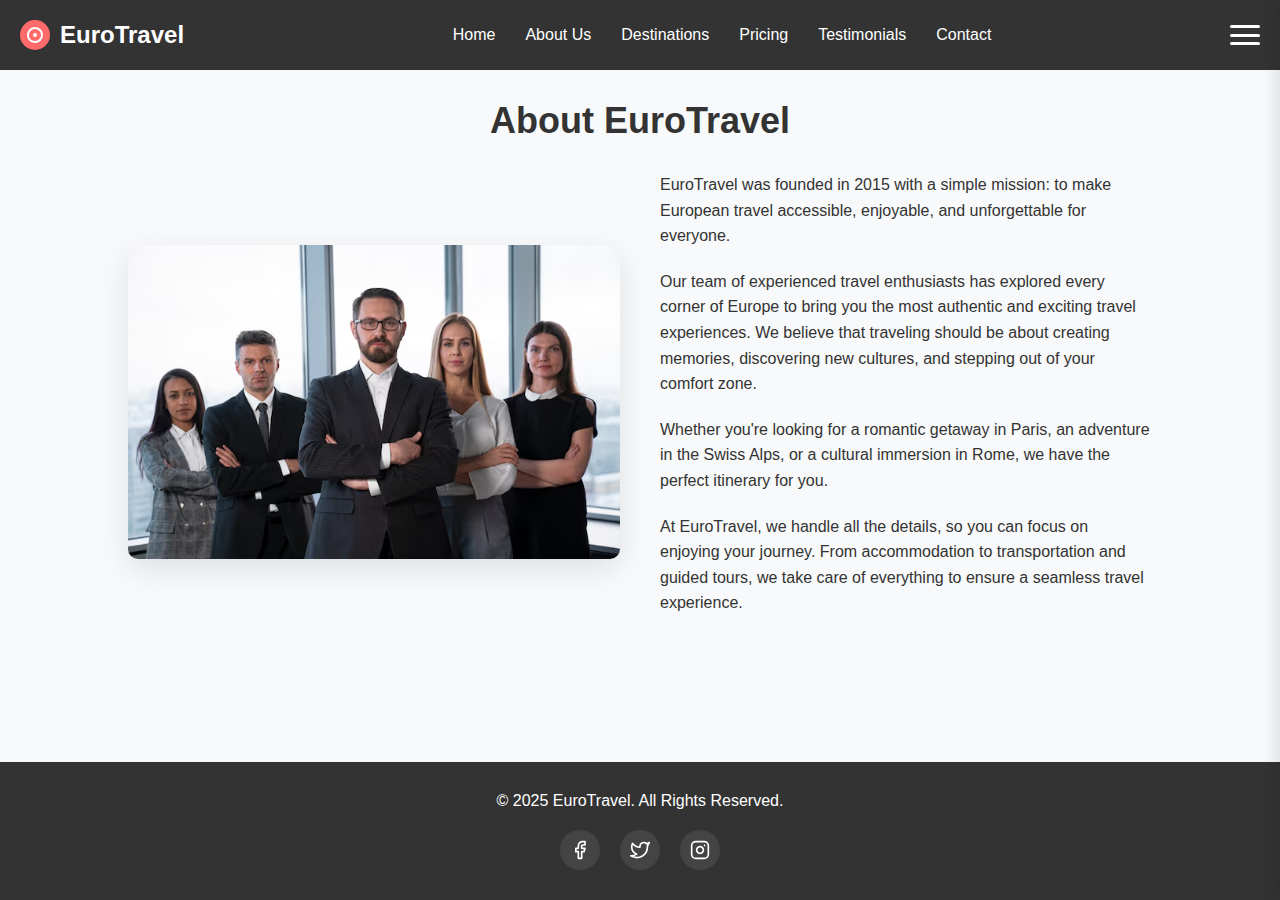
<file: eurotravel/about.html>
<!DOCTYPE html>
<html lang="en">
<head>
    <meta charset="UTF-8">
    <meta name="viewport" content="width=device-width, initial-scale=1.0">
    <title>About Us - EuroTravel</title>
    <link rel="stylesheet" href="css/style.css">
</head>
<body>
    <!-- Navigation -->
    <nav class="navbar navbar-dark">
        <div class="logo">
            <svg width="30" height="30" viewBox="0 0 30 30" fill="none" xmlns="http://www.w3.org/2000/svg">
                <circle cx="15" cy="15" r="15" fill="#FF6B6B"/>
                <path d="M8 15C8 11.134 11.134 8 15 8C18.866 8 22 11.134 22 15C22 18.866 18.866 22 15 22" stroke="white" stroke-width="2" stroke-linecap="round"/>
                <path d="M15 22C15 22 8 22 8 15" stroke="white" stroke-width="2" stroke-linecap="round"/>
                <circle cx="15" cy="15" r="2" fill="white"/>
            </svg>
            <span>EuroTravel</span>
        </div>

        <div class="desktop-menu">
            <ul>
                <li><a href="index.html">Home</a></li>
                <li><a href="about.html">About Us</a></li>
                <li><a href="destinations.html">Destinations</a></li>
                <li><a href="pricing.html">Pricing</a></li>
                <li><a href="testimonials.html">Testimonials</a></li>
                <li><a href="contact.html">Contact</a></li>
            </ul>
        </div>
        
        <div class="hamburger">
            <span></span>
            <span></span>
            <span></span>
        </div>
    </nav>

    <div class="menu">
        <ul>
            <li><a href="index.html">Home</a></li>
            <li><a href="about.html">About Us</a></li>
            <li><a href="destinations.html">Destinations</a></li>
            <li><a href="pricing.html">Pricing</a></li>
            <li><a href="testimonials.html">Testimonials</a></li>
            <li><a href="contact.html">Contact</a></li>
        </ul>
    </div>

    <div class="overlay"></div>

    <!-- About content -->
    <section class="page about-page">
        <h2>About EuroTravel</h2>
        <div class="about-content">
            <div class="about-img">
                <img src="assets/eurotravel.jpg" alt="EuroTravel Team">
            </div>
            <div class="about-text">
                <p>EuroTravel was founded in 2015 with a simple mission: to make European travel accessible, enjoyable, and unforgettable for everyone.</p>
                <p>Our team of experienced travel enthusiasts has explored every corner of Europe to bring you the most authentic and exciting travel experiences. We believe that traveling should be about creating memories, discovering new cultures, and stepping out of your comfort zone.</p>
                <p>Whether you're looking for a romantic getaway in Paris, an adventure in the Swiss Alps, or a cultural immersion in Rome, we have the perfect itinerary for you.</p>
                <p>At EuroTravel, we handle all the details, so you can focus on enjoying your journey. From accommodation to transportation and guided tours, we take care of everything to ensure a seamless travel experience.</p>
            </div>
        </div>
    </section>

    <!-- Footer -->
    <footer>
        <p>&copy; 2025 EuroTravel. All Rights Reserved.</p>
        <div class="social-links">
            <a href="#"><svg width="20" height="20" viewBox="0 0 24 24" fill="none" xmlns="http://www.w3.org/2000/svg"><path d="M18 2H15C13.6739 2 12.4021 2.52678 11.4645 3.46447C10.5268 4.40215 10 5.67392 10 7V10H7V14H10V22H14V14H17L18 10H14V7C14 6.73478 14.1054 6.48043 14.2929 6.29289C14.4804 6.10536 14.7348 6 15 6H18V2Z" stroke="white" stroke-width="2" stroke-linecap="round" stroke-linejoin="round"/></svg></a>
            <a href="#"><svg width="20" height="20" viewBox="0 0 24 24" fill="none" xmlns="http://www.w3.org/2000/svg"><path d="M23 3.00005C22.0424 3.67552 20.9821 4.19216 19.86 4.53005C19.2577 3.83756 18.4573 3.34674 17.567 3.12397C16.6767 2.90121 15.7395 2.95724 14.8821 3.2845C14.0247 3.61176 13.2884 4.19445 12.773 4.95376C12.2575 5.71308 11.9877 6.61238 12 7.53005V8.53005C10.2426 8.57561 8.50127 8.18586 6.93101 7.39549C5.36074 6.60513 4.01032 5.43868 3 4.00005C3 4.00005 -1 13 8 17C5.94053 18.398 3.48716 19.099 1 19C10 24 21 19 21 7.50005C20.9991 7.2215 20.9723 6.94364 20.92 6.67005C21.9406 5.66354 22.6608 4.39276 23 3.00005Z" stroke="white" stroke-width="2" stroke-linecap="round" stroke-linejoin="round"/></svg></a>
            <a href="#"><svg width="20" height="20" viewBox="0 0 24 24" fill="none" xmlns="http://www.w3.org/2000/svg"><path d="M17 2H7C4.23858 2 2 4.23858 2 7V17C2 19.7614 4.23858 22 7 22H17C19.7614 22 22 19.7614 22 17V7C22 4.23858 19.7614 2 17 2Z" stroke="white" stroke-width="2" stroke-linecap="round" stroke-linejoin="round"/><path d="M16 11.37C16.1234 12.2022 15.9813 13.0522 15.5938 13.799C15.2063 14.5458 14.5931 15.1514 13.8416 15.5297C13.0901 15.9079 12.2384 16.0396 11.4078 15.9059C10.5771 15.7723 9.80976 15.3801 9.21484 14.7852C8.61991 14.1902 8.22773 13.4229 8.09406 12.5922C7.9604 11.7615 8.09206 10.9099 8.47032 10.1584C8.84858 9.40685 9.45418 8.79374 10.201 8.40624C10.9478 8.01874 11.7978 7.87659 12.63 8C13.4789 8.12588 14.2648 8.52146 14.8717 9.1283C15.4785 9.73515 15.8741 10.5211 16 11.37Z" stroke="white" stroke-width="2" stroke-linecap="round" stroke-linejoin="round"/><path d="M17.5 6.5H17.51" stroke="white" stroke-width="2" stroke-linecap="round" stroke-linejoin="round"/></svg></a>
        </div>
    </footer>

    <script src="js/script.js"></script>
</body>
</html>
</file>
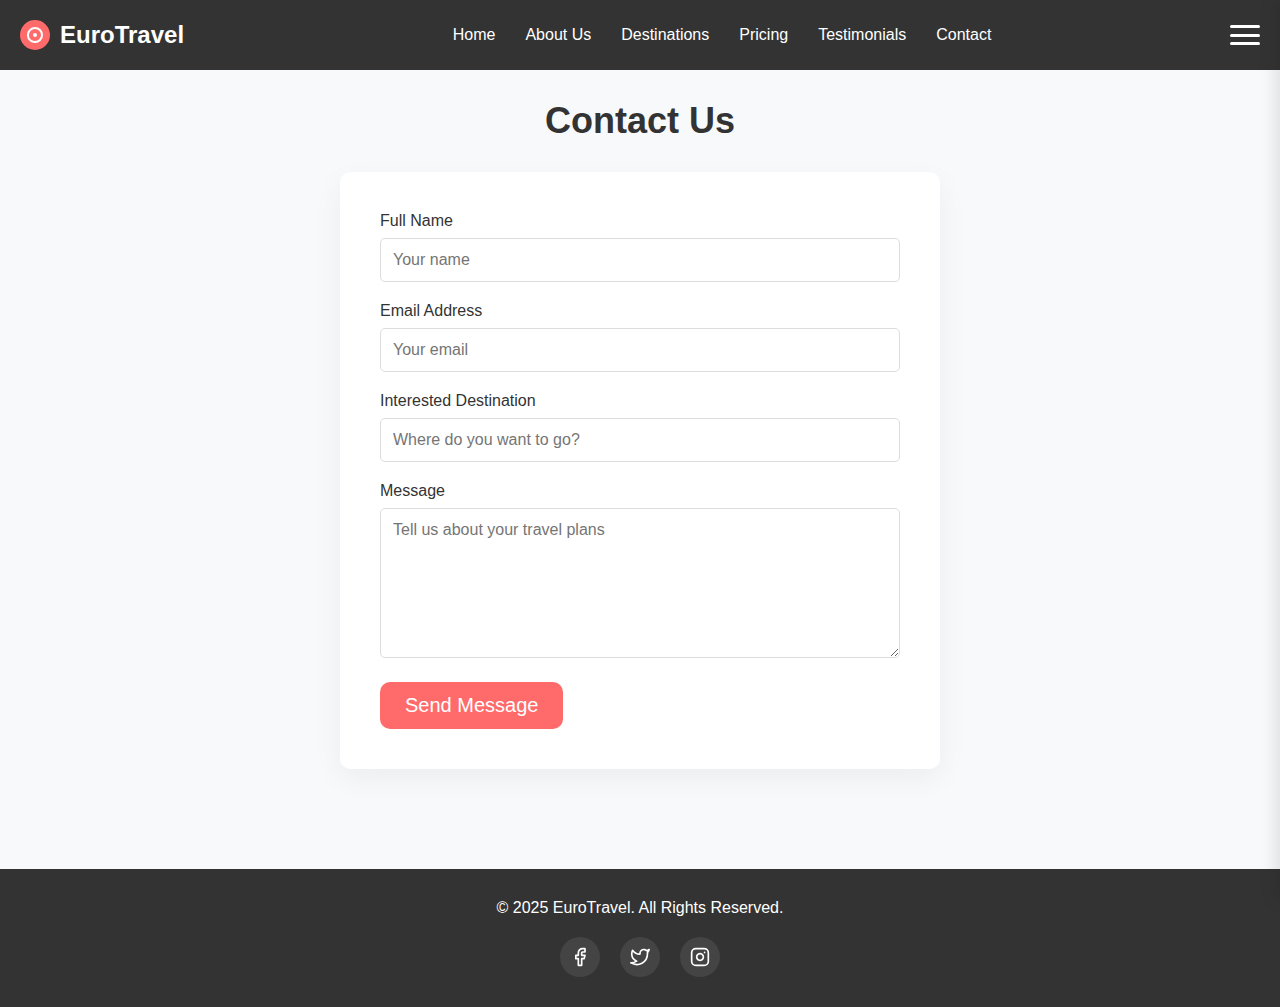
<file: eurotravel/contact.html>
<!DOCTYPE html>
<html lang="en">
<head>
    <meta charset="UTF-8">
    <meta name="viewport" content="width=device-width, initial-scale=1.0">
    <title>Contact Us - EuroTravel</title>
    <link rel="stylesheet" href="css/style.css">
</head>
<body>
    <!-- Navigation -->
    <nav class="navbar navbar-dark">
        <div class="logo">
            <svg width="30" height="30" viewBox="0 0 30 30" fill="none" xmlns="http://www.w3.org/2000/svg">
                <circle cx="15" cy="15" r="15" fill="#FF6B6B"/>
                <path d="M8 15C8 11.134 11.134 8 15 8C18.866 8 22 11.134 22 15C22 18.866 18.866 22 15 22" stroke="white" stroke-width="2" stroke-linecap="round"/>
                <path d="M15 22C15 22 8 22 8 15" stroke="white" stroke-width="2" stroke-linecap="round"/>
                <circle cx="15" cy="15" r="2" fill="white"/>
            </svg>
            <span>EuroTravel</span>
        </div>

        <div class="desktop-menu">
            <ul>
                <li><a href="index.html">Home</a></li>
                <li><a href="about.html">About Us</a></li>
                <li><a href="destinations.html">Destinations</a></li>
                <li><a href="pricing.html">Pricing</a></li>
                <li><a href="testimonials.html">Testimonials</a></li>
                <li><a href="contact.html">Contact</a></li>
            </ul>
        </div>
        
        <div class="hamburger">
            <span></span>
            <span></span>
            <span></span>
        </div>
    </nav>

    <div class="menu">
        <ul>
            <li><a href="index.html">Home</a></li>
            <li><a href="about.html">About Us</a></li>
            <li><a href="destinations.html">Destinations</a></li>
            <li><a href="pricing.html">Pricing</a></li>
            <li><a href="testimonials.html">Testimonials</a></li>
            <li><a href="contact.html">Contact</a></li>
        </ul>
    </div>

    <div class="overlay"></div>

    <!-- Contact content -->
    <section class="page contact-page">
        <h2>Contact Us</h2>
        <div class="contact-form">
            <div class="form-group">
                <label for="name">Full Name</label>
                <input type="text" id="name" placeholder="Your name">
            </div>
            
            <div class="form-group">
                <label for="email">Email Address</label>
                <input type="email" id="email" placeholder="Your email">
            </div>
            
            <div class="form-group">
                <label for="destination">Interested Destination</label>
                <input type="text" id="destination" placeholder="Where do you want to go?">
            </div>
            
            <div class="form-group">
                <label for="message">Message</label>
                <textarea id="message" placeholder="Tell us about your travel plans"></textarea>
            </div>
            
            <button class="submit-btn" id="contact-submit">Send Message</button>
        </div>
    </section>

    <!-- Footer -->
    <footer>
        <p>&copy; 2025 EuroTravel. All Rights Reserved.</p>
        <div class="social-links">
            <a href="#"><svg width="20" height="20" viewBox="0 0 24 24" fill="none" xmlns="http://www.w3.org/2000/svg"><path d="M18 2H15C13.6739 2 12.4021 2.52678 11.4645 3.46447C10.5268 4.40215 10 5.67392 10 7V10H7V14H10V22H14V14H17L18 10H14V7C14 6.73478 14.1054 6.48043 14.2929 6.29289C14.4804 6.10536 14.7348 6 15 6H18V2Z" stroke="white" stroke-width="2" stroke-linecap="round" stroke-linejoin="round"/></svg></a>
            <a href="#"><svg width="20" height="20" viewBox="0 0 24 24" fill="none" xmlns="http://www.w3.org/2000/svg"><path d="M23 3.00005C22.0424 3.67552 20.9821 4.19216 19.86 4.53005C19.2577 3.83756 18.4573 3.34674 17.567 3.12397C16.6767 2.90121 15.7395 2.95724 14.8821 3.2845C14.0247 3.61176 13.2884 4.19445 12.773 4.95376C12.2575 5.71308 11.9877 6.61238 12 7.53005V8.53005C10.2426 8.57561 8.50127 8.18586 6.93101 7.39549C5.36074 6.60513 4.01032 5.43868 3 4.00005C3 4.00005 -1 13 8 17C5.94053 18.398 3.48716 19.099 1 19C10 24 21 19 21 7.50005C20.9991 7.2215 20.9723 6.94364 20.92 6.67005C21.9406 5.66354 22.6608 4.39276 23 3.00005Z" stroke="white" stroke-width="2" stroke-linecap="round" stroke-linejoin="round"/></svg></a>
            <a href="#"><svg width="20" height="20" viewBox="0 0 24 24" fill="none" xmlns="http://www.w3.org/2000/svg"><path d="M17 2H7C4.23858 2 2 4.23858 2 7V17C2 19.7614 4.23858 22 7 22H17C19.7614 22 22 19.7614 22 17V7C22 4.23858 19.7614 2 17 2Z" stroke="white" stroke-width="2" stroke-linecap="round" stroke-linejoin="round"/><path d="M16 11.37C16.1234 12.2022 15.9813 13.0522 15.5938 13.799C15.2063 14.5458 14.5931 15.1514 13.8416 15.5297C13.0901 15.9079 12.2384 16.0396 11.4078 15.9059C10.5771 15.7723 9.80976 15.3801 9.21484 14.7852C8.61991 14.1902 8.22773 13.4229 8.09406 12.5922C7.9604 11.7615 8.09206 10.9099 8.47032 10.1584C8.84858 9.40685 9.45418 8.79374 10.201 8.40624C10.9478 8.01874 11.7978 7.87659 12.63 8C13.4789 8.12588 14.2648 8.52146 14.8717 9.1283C15.4785 9.73515 15.8741 10.5211 16 11.37Z" stroke="white" stroke-width="2" stroke-linecap="round" stroke-linejoin="round"/><path d="M17.5 6.5H17.51" stroke="white" stroke-width="2" stroke-linecap="round" stroke-linejoin="round"/></svg></a>
        </div>
    </footer>

    <script src="js/script.js"></script>
</body>
</html>
</file>
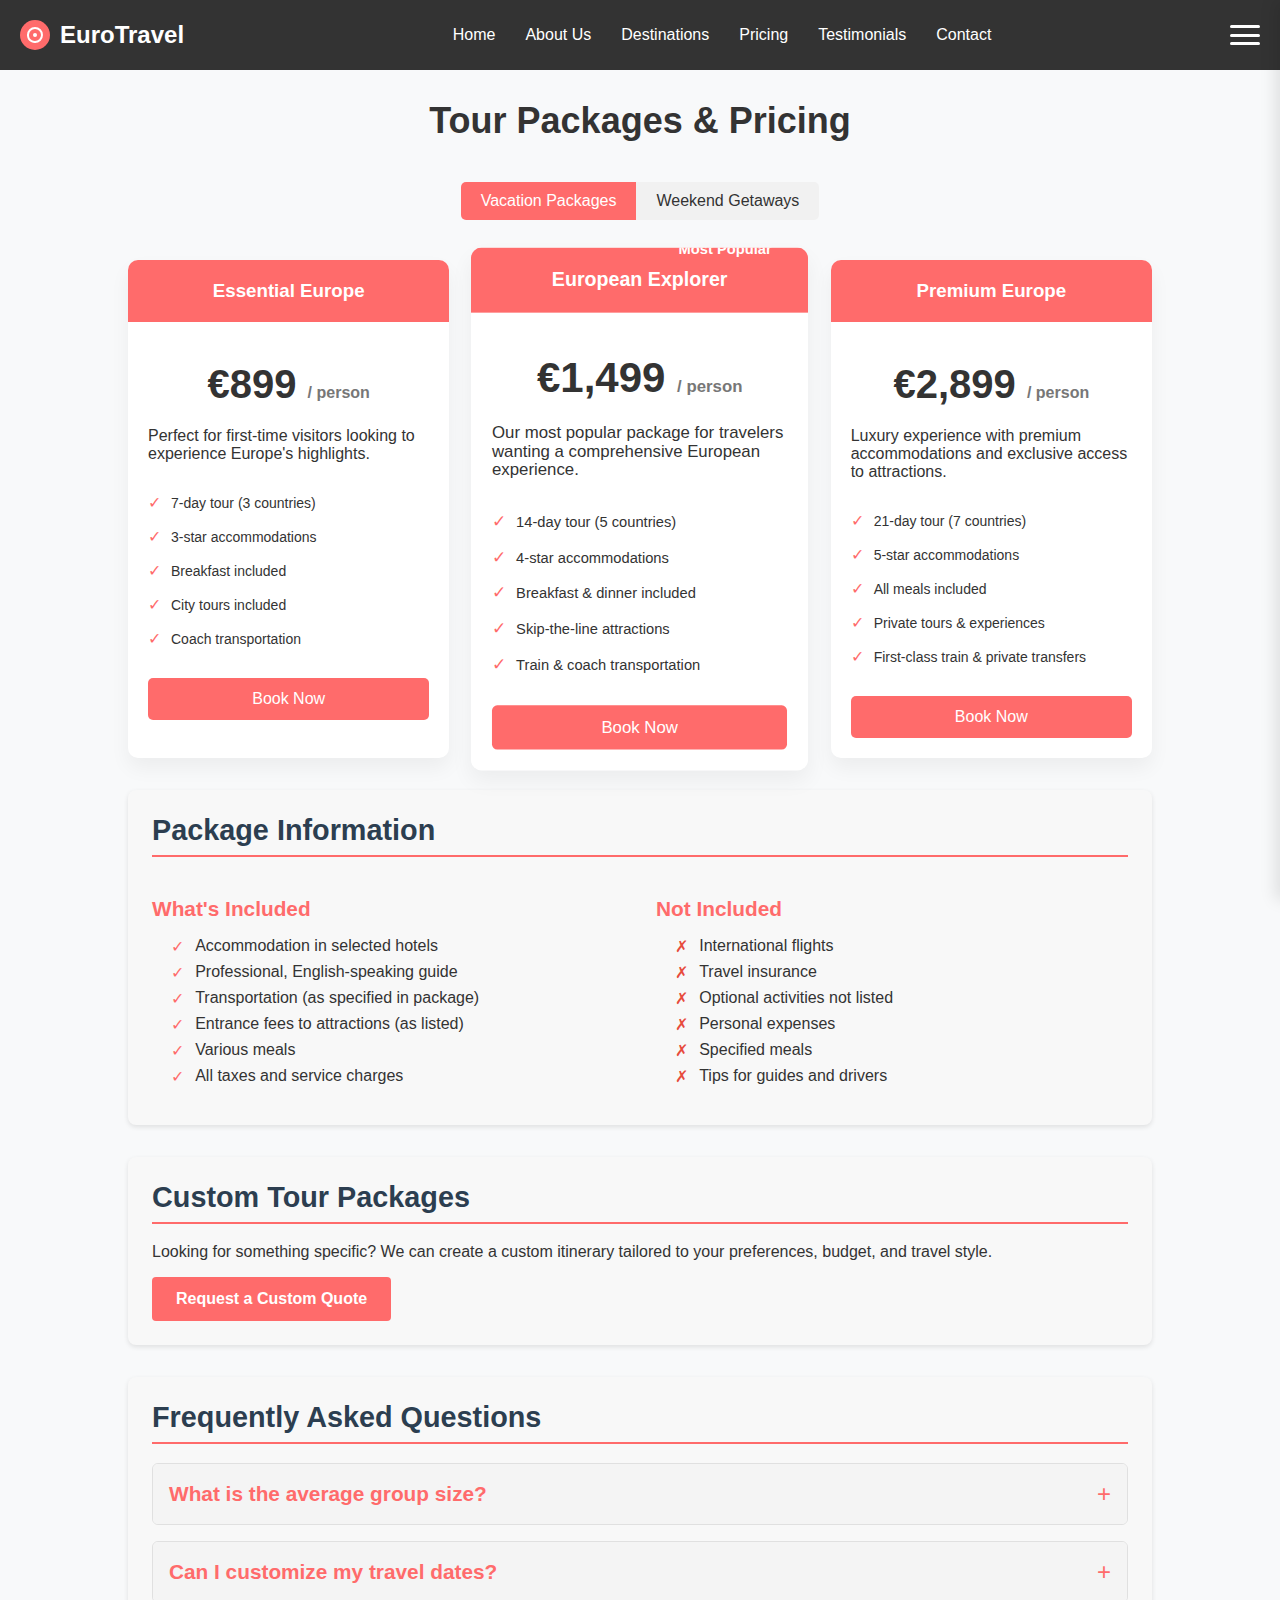
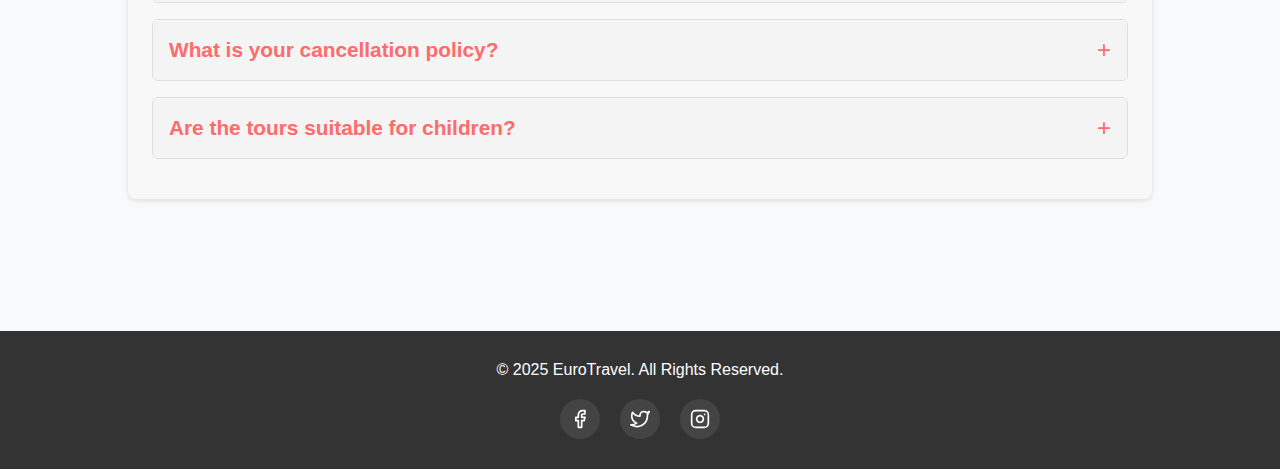
<file: eurotravel/pricing.html>
<!DOCTYPE html>
<html lang="en">
<head>
    <meta charset="UTF-8">
    <meta name="viewport" content="width=device-width, initial-scale=1.0">
    <title>Pricing - EuroTravel</title>
    <link rel="stylesheet" href="css/style.css">
</head>
<body>
    <!-- Navigation -->
    <nav class="navbar navbar-dark">
        <div class="logo">
            <svg width="30" height="30" viewBox="0 0 30 30" fill="none" xmlns="http://www.w3.org/2000/svg">
                <circle cx="15" cy="15" r="15" fill="#FF6B6B"/>
                <path d="M8 15C8 11.134 11.134 8 15 8C18.866 8 22 11.134 22 15C22 18.866 18.866 22 15 22" stroke="white" stroke-width="2" stroke-linecap="round"/>
                <path d="M15 22C15 22 8 22 8 15" stroke="white" stroke-width="2" stroke-linecap="round"/>
                <circle cx="15" cy="15" r="2" fill="white"/>
            </svg>
            <span>EuroTravel</span>
        </div>
        
        <!-- Desktop Navigation -->
        <div class="desktop-menu">
            <ul>
                <li><a href="index.html">Home</a></li>
                <li><a href="about.html">About Us</a></li>
                <li><a href="destinations.html">Destinations</a></li>
                <li><a href="pricing.html">Pricing</a></li>
                <li><a href="testimonials.html">Testimonials</a></li>
                <li><a href="contact.html">Contact</a></li>
            </ul>
        </div>
        
        <div class="hamburger">
            <span></span>
            <span></span>
            <span></span>
        </div>
    </nav>

    <div class="menu">
        <ul>
            <li><a href="index.html">Home</a></li>
            <li><a href="about.html">About Us</a></li>
            <li><a href="destinations.html">Destinations</a></li>
            <li><a href="pricing.html">Pricing</a></li>
            <li><a href="testimonials.html">Testimonials</a></li>
            <li><a href="contact.html">Contact</a></li>
        </ul>
    </div>

    <div class="overlay"></div>

    <!-- Pricing content -->
    <section class="page pricing-page">
        <h2>Tour Packages & Pricing</h2>
        
        <div class="pricing-section">
            <div class="pricing-tabs">
                <div class="pricing-tab active" data-target="vacation">Vacation Packages</div>
                <div class="pricing-tab" data-target="weekend">Weekend Getaways</div>
            </div>
            
            <div class="pricing-cards" id="vacation-packages">
                <div class="pricing-card">
                    <div class="pricing-card-header">
                        <h3>Essential Europe</h3>
                    </div>
                    <div class="pricing-card-body">
                        <div class="price">€899 <span>/ person</span></div>
                        <p>Perfect for first-time visitors looking to experience Europe's highlights.</p>
                        <div class="features">
                            <div class="feature">
                                <div class="feature-icon">✓</div>
                                <div class="feature-text">7-day tour (3 countries)</div>
                            </div>
                            <div class="feature">
                                <div class="feature-icon">✓</div>
                                <div class="feature-text">3-star accommodations</div>
                            </div>
                            <div class="feature">
                                <div class="feature-icon">✓</div>
                                <div class="feature-text">Breakfast included</div>
                            </div>
                            <div class="feature">
                                <div class="feature-icon">✓</div>
                                <div class="feature-text">City tours included</div>
                            </div>
                            <div class="feature">
                                <div class="feature-icon">✓</div>
                                <div class="feature-text">Coach transportation</div>
                            </div>
                        </div>
                        <a href="contact.html" class="book-btn">Book Now</a>
                    </div>
                </div>
                
                <div class="pricing-card">
                    <div class="pricing-card-header">
                        <h3>European Explorer</h3>
                    </div>
                    <div class="pricing-card-body">
                        <div class="price">€1,499 <span>/ person</span></div>
                        <p>Our most popular package for travelers wanting a comprehensive European experience.</p>
                        <div class="features">
                            <div class="feature">
                                <div class="feature-icon">✓</div>
                                <div class="feature-text">14-day tour (5 countries)</div>
                            </div>
                            <div class="feature">
                                <div class="feature-icon">✓</div>
                                <div class="feature-text">4-star accommodations</div>
                            </div>
                            <div class="feature">
                                <div class="feature-icon">✓</div>
                                <div class="feature-text">Breakfast & dinner included</div>
                            </div>
                            <div class="feature">
                                <div class="feature-icon">✓</div>
                                <div class="feature-text">Skip-the-line attractions</div>
                            </div>
                            <div class="feature">
                                <div class="feature-icon">✓</div>
                                <div class="feature-text">Train & coach transportation</div>
                            </div>
                        </div>
                        <a href="contact.html" class="book-btn">Book Now</a>
                    </div>
                </div>
                
                <div class="pricing-card">
                    <div class="pricing-card-header">
                        <h3>Premium Europe</h3>
                    </div>
                    <div class="pricing-card-body">
                        <div class="price">€2,899 <span>/ person</span></div>
                        <p>Luxury experience with premium accommodations and exclusive access to attractions.</p>
                        <div class="features">
                            <div class="feature">
                                <div class="feature-icon">✓</div>
                                <div class="feature-text">21-day tour (7 countries)</div>
                            </div>
                            <div class="feature">
                                <div class="feature-icon">✓</div>
                                <div class="feature-text">5-star accommodations</div>
                            </div>
                            <div class="feature">
                                <div class="feature-icon">✓</div>
                                <div class="feature-text">All meals included</div>
                            </div>
                            <div class="feature">
                                <div class="feature-icon">✓</div>
                                <div class="feature-text">Private tours & experiences</div>
                            </div>
                            <div class="feature">
                                <div class="feature-icon">✓</div>
                                <div class="feature-text">First-class train & private transfers</div>
                            </div>
                        </div>
                        <a href="contact.html" class="book-btn">Book Now</a>
                    </div>
                </div>
            </div>
            
            <div class="pricing-cards" id="weekend-packages" style="display: none;">
                <div class="pricing-card">
                    <div class="pricing-card-header">
                        <h3>Paris Weekend</h3>
                    </div>
                    <div class="pricing-card-body">
                        <div class="price">€399 <span>/ person</span></div>
                        <p>A romantic weekend in the City of Light.</p>
                        <div class="features">
                            <div class="feature">
                                <div class="feature-icon">✓</div>
                                <div class="feature-text">3 days/2 nights</div>
                            </div>
                            <div class="feature">
                                <div class="feature-icon">✓</div>
                                <div class="feature-text">4-star boutique hotel</div>
                            </div>
                            <div class="feature">
                                <div class="feature-icon">✓</div>
                                <div class="feature-text">Seine River cruise</div>
                            </div>
                            <div class="feature">
                                <div class="feature-icon">✓</div>
                                <div class="feature-text">Skip-the-line Eiffel Tower</div>
                            </div>
                            <div class="feature">
                                <div class="feature-icon">✓</div>
                                <div class="feature-text">Breakfast included</div>
                            </div>
                        </div>
                        <a href="contact.html" class="book-btn">Book Now</a>
                    </div>
                </div>
                
                <div class="pricing-card">
                    <div class="pricing-card-header">
                        <h3>Amsterdam Escape</h3>
                    </div>
                    <div class="pricing-card-body">
                        <div class="price">€349 <span>/ person</span></div>
                        <p>Explore the historic canals and vibrant culture of Amsterdam.</p>
                        <div class="features">
                            <div class="feature">
                                <div class="feature-icon">✓</div>
                                <div class="feature-text">3 days/2 nights</div>
                            </div>
                            <div class="feature">
                                <div class="feature-icon">✓</div>
                                <div class="feature-text">Canal-side hotel</div>
                            </div>
                            <div class="feature">
                                <div class="feature-icon">✓</div>
                                <div class="feature-text">Canal cruise</div>
                            </div>
                            <div class="feature">
                                <div class="feature-icon">✓</div>
                                <div class="feature-text">Van Gogh Museum entry</div>
                            </div>
                            <div class="feature">
                                <div class="feature-icon">✓</div>
                                <div class="feature-text">Breakfast included</div>
                            </div>
                        </div>
                        <a href="contact.html" class="book-btn">Book Now</a>
                    </div>
                </div>
                
                <div class="pricing-card">
                    <div class="pricing-card-header">
                        <h3>Barcelona Break</h3>
                    </div>
                    <div class="pricing-card-body">
                        <div class="price">€379 <span>/ person</span></div>
                        <p>Sun, sea, and stunning architecture in the Catalonian capital.</p>
                        <div class="features">
                            <div class="feature">
                                <div class="feature-icon">✓</div>
                                <div class="feature-text">3 days/2 nights</div>
                            </div>
                            <div class="feature">
                                <div class="feature-icon">✓</div>
                                <div class="feature-text">Beachfront accommodation</div>
                            </div>
                            <div class="feature">
                                <div class="feature-icon">✓</div>
                                <div class="feature-text">Sagrada Familia tour</div>
                            </div>
                            <div class="feature">
                                <div class="feature-icon">✓</div>
                                <div class="feature-text">Tapas tasting experience</div>
                            </div>
                            <div class="feature">
                                <div class="feature-icon">✓</div>
                                <div class="feature-text">Breakfast included</div>
                            </div>
                        </div>
                        <a href="contact.html" class="book-btn">Book Now</a>
                    </div>
                </div>
            </div>
        </div>
        
        <div class="additional-info">
            <h3>Package Information</h3>
            
            <div class="info-columns">
                <div class="info-column">
                    <h4>What's Included</h4>
                    <ul>
                        <li>Accommodation in selected hotels</li>
                        <li>Professional, English-speaking guide</li>
                        <li>Transportation (as specified in package)</li>
                        <li>Entrance fees to attractions (as listed)</li>
                        <li>Various meals</li>
                        <li>All taxes and service charges</li>
                    </ul>
                </div>
                
                <div class="info-column">
                    <h4>Not Included</h4>
                    <ul>
                        <li>International flights</li>
                        <li>Travel insurance</li>
                        <li>Optional activities not listed</li>
                        <li>Personal expenses</li>
                        <li>Specified meals</li>
                        <li>Tips for guides and drivers</li>
                    </ul>
                </div>
            </div>
        </div>
        
        <div class="custom-tours">
            <h3>Custom Tour Packages</h3>
            <p>Looking for something specific? We can create a custom itinerary tailored to your preferences, budget, and travel style.</p>
            <a href="contact.html" class="custom-tour-btn">Request a Custom Quote</a>
        </div>
        
        <div class="faq-section">
            <h3>Frequently Asked Questions</h3>
            
            <div class="faq-item">
                <div class="faq-question">
                    <h4>What is the average group size?</h4>
                    <span class="toggle-icon">+</span>
                </div>
                <div class="faq-answer">
                    <p>Our standard tour groups range from 12-20 people, ensuring a personalized experience while allowing for social interaction. Premium packages offer smaller group sizes of 8-12 people.</p>
                </div>
            </div>
            
            <div class="faq-item">
                <div class="faq-question">
                    <h4>Can I customize my travel dates?</h4>
                    <span class="toggle-icon">+</span>
                </div>
                <div class="faq-answer">
                    <p>Yes, we offer flexible departure dates for most of our packages. Contact our team to discuss your preferred travel dates, and we'll do our best to accommodate your schedule.</p>
                </div>
            </div>
            
            <div class="faq-item">
                <div class="faq-question">
                    <h4>What is your cancellation policy?</h4>
                    <span class="toggle-icon">+</span>
                </div>
                <div class="faq-answer">
                    <p>For standard packages, cancellations made 60+ days before departure receive a full refund minus a €100 administrative fee. Cancellations 30-59 days before departure receive a 50% refund. Cancellations less than 30 days before departure are non-refundable.</p>
                </div>
            </div>
            
            <div class="faq-item">
                <div class="faq-question">
                    <h4>Are the tours suitable for children?</h4>
                    <span class="toggle-icon">+</span>
                </div>
                <div class="faq-answer">
                    <p>Most of our tours are suitable for children aged 8 and above. We offer family-friendly itineraries with activities designed to engage younger travelers. Contact us for specific recommendations based on your family's needs.</p>
                </div>
            </div>
        </div>
    </section>

    <!-- Footer -->
    <footer>
        <p>&copy; 2025 EuroTravel. All Rights Reserved.</p>
        <div class="social-links">
            <a href="#"><svg width="20" height="20" viewBox="0 0 24 24" fill="none" xmlns="http://www.w3.org/2000/svg"><path d="M18 2H15C13.6739 2 12.4021 2.52678 11.4645 3.46447C10.5268 4.40215 10 5.67392 10 7V10H7V14H10V22H14V14H17L18 10H14V7C14 6.73478 14.1054 6.48043 14.2929 6.29289C14.4804 6.10536 14.7348 6 15 6H18V2Z" stroke="white" stroke-width="2" stroke-linecap="round" stroke-linejoin="round"/></svg></a>
            <a href="#"><svg width="20" height="20" viewBox="0 0 24 24" fill="none" xmlns="http://www.w3.org/2000/svg"><path d="M23 3.00005C22.0424 3.67552 20.9821 4.19216 19.86 4.53005C19.2577 3.83756 18.4573 3.34674 17.567 3.12397C16.6767 2.90121 15.7395 2.95724 14.8821 3.2845C14.0247 3.61176 13.2884 4.19445 12.773 4.95376C12.2575 5.71308 11.9877 6.61238 12 7.53005V8.53005C10.2426 8.57561 8.50127 8.18586 6.93101 7.39549C5.36074 6.60513 4.01032 5.43868 3 4.00005C3 4.00005 -1 13 8 17C5.94053 18.398 3.48716 19.099 1 19C10 24 21 19 21 7.50005C20.9991 7.2215 20.9723 6.94364 20.92 6.67005C21.9406 5.66354 22.6608 4.39276 23 3.00005Z" stroke="white" stroke-width="2" stroke-linecap="round" stroke-linejoin="round"/></svg></a>
            <a href="#"><svg width="20" height="20" viewBox="0 0 24 24" fill="none" xmlns="http://www.w3.org/2000/svg"><path d="M17 2H7C4.23858 2 2 4.23858 2 7V17C2 19.7614 4.23858 22 7 22H17C19.7614 22 22 19.7614 22 17V7C22 4.23858 19.7614 2 17 2Z" stroke="white" stroke-width="2" stroke-linecap="round" stroke-linejoin="round"/><path d="M16 11.37C16.1234 12.2022 15.9813 13.0522 15.5938 13.799C15.2063 14.5458 14.5931 15.1514 13.8416 15.5297C13.0901 15.9079 12.2384 16.0396 11.4078 15.9059C10.5771 15.7723 9.80976 15.3801 9.21484 14.7852C8.61991 14.1902 8.22773 13.4229 8.09406 12.5922C7.9604 11.7615 8.09206 10.9099 8.47032 10.1584C8.84858 9.40685 9.45418 8.79374 10.201 8.40624C10.9478 8.01874 11.7978 7.87659 12.63 8C13.4789 8.12588 14.2648 8.52146 14.8717 9.1283C15.4785 9.73515 15.8741 10.5211 16 11.37Z" stroke="white" stroke-width="2" stroke-linecap="round" stroke-linejoin="round"/><path d="M17.5 6.5H17.51" stroke="white" stroke-width="2" stroke-linecap="round" stroke-linejoin="round"/></svg></a>
        </div>
    </footer>

    <script src="js/script.js"></script>
</body>
</html>
</file>
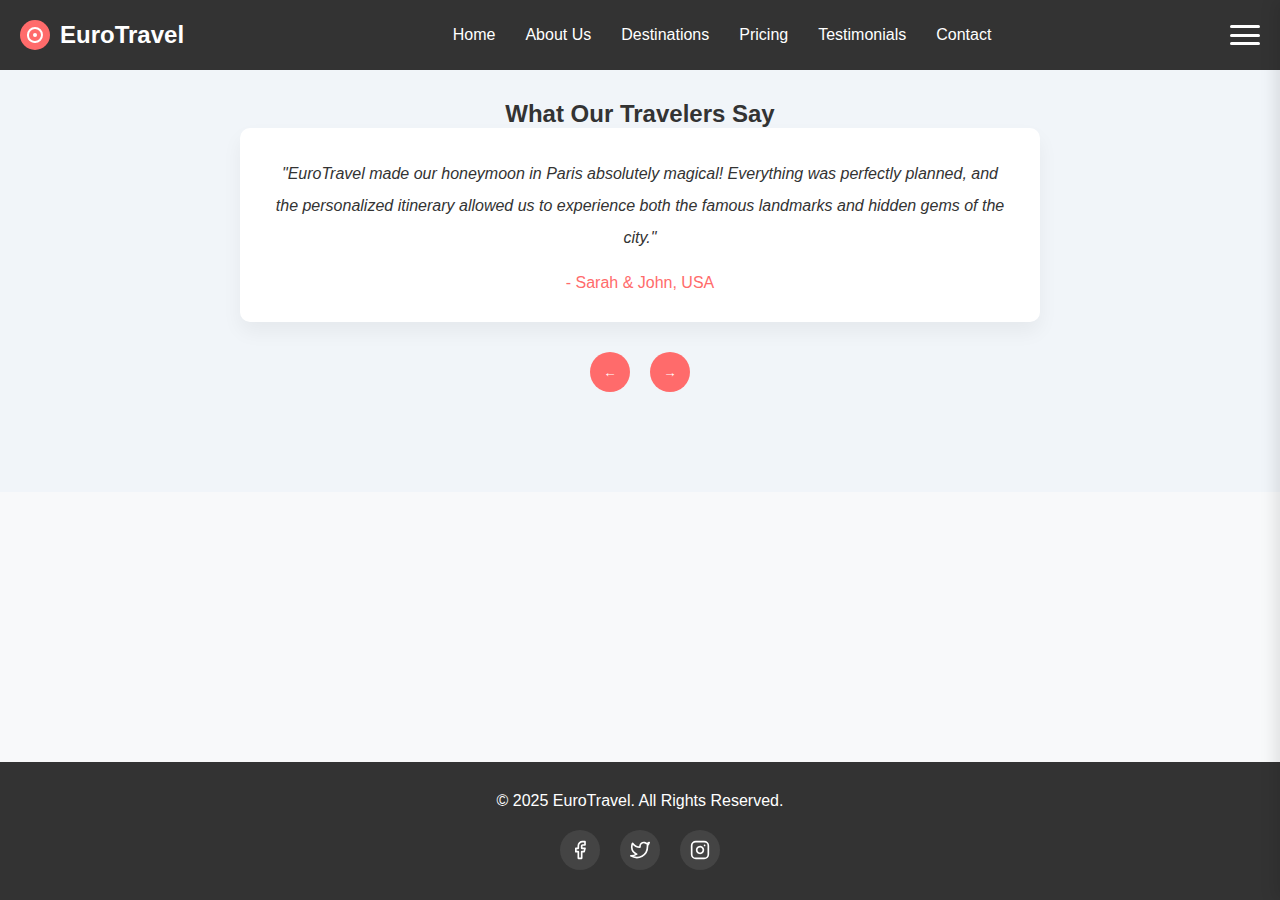
<file: eurotravel/testimonials.html>
<!DOCTYPE html>
<html lang="en">
<head>
    <meta charset="UTF-8">
    <meta name="viewport" content="width=device-width, initial-scale=1.0">
    <title>Testimonials - EuroTravel</title>
    <link rel="stylesheet" href="css/style.css">
</head>
<body>
    <!-- Navigation -->
    <nav class="navbar navbar-dark">
        <div class="logo">
            <svg width="30" height="30" viewBox="0 0 30 30" fill="none" xmlns="http://www.w3.org/2000/svg">
                <circle cx="15" cy="15" r="15" fill="#FF6B6B"/>
                <path d="M8 15C8 11.134 11.134 8 15 8C18.866 8 22 11.134 22 15C22 18.866 18.866 22 15 22" stroke="white" stroke-width="2" stroke-linecap="round"/>
                <path d="M15 22C15 22 8 22 8 15" stroke="white" stroke-width="2" stroke-linecap="round"/>
                <circle cx="15" cy="15" r="2" fill="white"/>
            </svg>
            <span>EuroTravel</span>
        </div>

        <div class="desktop-menu">
            <ul>
                <li><a href="index.html">Home</a></li>
                <li><a href="about.html">About Us</a></li>
                <li><a href="destinations.html">Destinations</a></li>
                <li><a href="pricing.html">Pricing</a></li>
                <li><a href="testimonials.html">Testimonials</a></li>
                <li><a href="contact.html">Contact</a></li>
            </ul>
        </div>
        
        <div class="hamburger">
            <span></span>
            <span></span>
            <span></span>
        </div>
    </nav>

    <div class="menu">
        <ul>
            <li><a href="index.html">Home</a></li>
            <li><a href="about.html">About Us</a></li>
            <li><a href="destinations.html">Destinations</a></li>
            <li><a href="pricing.html">Pricing</a></li>
            <li><a href="testimonials.html">Testimonials</a></li>
            <li><a href="contact.html">Contact</a></li>
        </ul>
    </div>

    <div class="overlay"></div>

    <!-- Testimonials content -->
    <section class="testimonials">
        <h2>What Our Travelers Say</h2>
        <div class="testimonial-container">
            <div class="testimonial active" data-index="0">
                <p>"EuroTravel made our honeymoon in Paris absolutely magical! Everything was perfectly planned, and the personalized itinerary allowed us to experience both the famous landmarks and hidden gems of the city."</p>
                <div class="testimonial-author">- Sarah & John, USA</div>
            </div>
            
            <div class="testimonial" data-index="1">
                <p>"I was hesitant to travel solo, but EuroTravel made it so easy and comfortable. The guided tour in Rome was informative and fun, and I met amazing people along the way!"</p>
                <div class="testimonial-author">- David, Canada</div>
            </div>
            
            <div class="testimonial" data-index="2">
                <p>"Our family trip to Barcelona was unforgettable thanks to EuroTravel. The kid-friendly activities kept our children engaged, and the accommodations were perfect for our needs."</p>
                <div class="testimonial-author">- The Johnson Family, UK</div>
            </div>
            
            <div class="testimonial-nav">
                <button class="prev-btn">←</button>
                <button class="next-btn">→</button>
            </div>
        </div>
    </section>

    <!-- Footer -->
    <footer>
        <p>&copy; 2025 EuroTravel. All Rights Reserved.</p>
        <div class="social-links">
            <a href="#"><svg width="20" height="20" viewBox="0 0 24 24" fill="none" xmlns="http://www.w3.org/2000/svg"><path d="M18 2H15C13.6739 2 12.4021 2.52678 11.4645 3.46447C10.5268 4.40215 10 5.67392 10 7V10H7V14H10V22H14V14H17L18 10H14V7C14 6.73478 14.1054 6.48043 14.2929 6.29289C14.4804 6.10536 14.7348 6 15 6H18V2Z" stroke="white" stroke-width="2" stroke-linecap="round" stroke-linejoin="round"/></svg></a>
            <a href="#"><svg width="20" height="20" viewBox="0 0 24 24" fill="none" xmlns="http://www.w3.org/2000/svg"><path d="M23 3.00005C22.0424 3.67552 20.9821 4.19216 19.86 4.53005C19.2577 3.83756 18.4573 3.34674 17.567 3.12397C16.6767 2.90121 15.7395 2.95724 14.8821 3.2845C14.0247 3.61176 13.2884 4.19445 12.773 4.95376C12.2575 5.71308 11.9877 6.61238 12 7.53005V8.53005C10.2426 8.57561 8.50127 8.18586 6.93101 7.39549C5.36074 6.60513 4.01032 5.43868 3 4.00005C3 4.00005 -1 13 8 17C5.94053 18.398 3.48716 19.099 1 19C10 24 21 19 21 7.50005C20.9991 7.2215 20.9723 6.94364 20.92 6.67005C21.9406 5.66354 22.6608 4.39276 23 3.00005Z" stroke="white" stroke-width="2" stroke-linecap="round" stroke-linejoin="round"/></svg></a>
            <a href="#"><svg width="20" height="20" viewBox="0 0 24 24" fill="none" xmlns="http://www.w3.org/2000/svg"><path d="M17 2H7C4.23858 2 2 4.23858 2 7V17C2 19.7614 4.23858 22 7 22H17C19.7614 22 22 19.7614 22 17V7C22 4.23858 19.7614 2 17 2Z" stroke="white" stroke-width="2" stroke-linecap="round" stroke-linejoin="round"/><path d="M16 11.37C16.1234 12.2022 15.9813 13.0522 15.5938 13.799C15.2063 14.5458 14.5931 15.1514 13.8416 15.5297C13.0901 15.9079 12.2384 16.0396 11.4078 15.9059C10.5771 15.7723 9.80976 15.3801 9.21484 14.7852C8.61991 14.1902 8.22773 13.4229 8.09406 12.5922C7.9604 11.7615 8.09206 10.9099 8.47032 10.1584C8.84858 9.40685 9.45418 8.79374 10.201 8.40624C10.9478 8.01874 11.7978 7.87659 12.63 8C13.4789 8.12588 14.2648 8.52146 14.8717 9.1283C15.4785 9.73515 15.8741 10.5211 16 11.37Z" stroke="white" stroke-width="2" stroke-linecap="round" stroke-linejoin="round"/><path d="M17.5 6.5H17.51" stroke="white" stroke-width="2" stroke-linecap="round" stroke-linejoin="round"/></svg></a>
        </div>
    </footer>

    <script src="js/script.js"></script>
</body>
</html>
</file>
<file: eurotravel/css/style.css>
/* Base styles */
* {
    margin: 0;
    padding: 0;
    box-sizing: border-box;
    font-family: 'Segoe UI', Tahoma, Geneva, Verdana, sans-serif;
}

body {
    background-color: #f8f9fa;
    color: #333;
    overflow-x: hidden;
}

a {
    text-decoration: none;
    color: inherit;
}

/* Navigation */
.navbar {
    position: fixed;
    top: 0;
    width: 100%;
    display: flex;
    justify-content: space-between;
    align-items: center;
    padding: 20px;
    z-index: 1000;
}

.navbar-dark {
    background-color: #333;
}

.logo {
    display: flex;
    align-items: center;
    color: white;
    font-weight: bold;
    font-size: 24px;
    z-index: 1001;
}

.logo svg {
    margin-right: 10px;
}

/* Desktop Navigation */
.desktop-menu {
    display: none;
}

.desktop-menu ul {
    display: flex;
    list-style: none;
}

.desktop-menu ul li {
    margin-left: 30px;
}

.desktop-menu ul li a {
    color: white;
    font-size: 16px;
    font-weight: 500;
    transition: color 0.3s;
}

.desktop-menu ul li a:hover {
    color: #ff6b6b;
}

@media (min-width: 992px) {
    .desktop-menu {
        display: block;
    }
    
    .hamburger {
        display: none;
    }
}

.hamburger {
    width: 30px;
    height: 20px;
    cursor: pointer;
    display: flex;
    flex-direction: column;
    justify-content: space-between;
    z-index: 1001;
}

.hamburger span {
    height: 3px;
    width: 100%;
    background-color: white;
    border-radius: 3px;
    transition: all 0.3s ease;
}

.hamburger.active span:nth-child(1) {
    transform: translateY(8.5px) rotate(45deg);
}

.hamburger.active span:nth-child(2) {
    opacity: 0;
}

.hamburger.active span:nth-child(3) {
    transform: translateY(-8.5px) rotate(-45deg);
}

.menu {
    position: fixed;
    top: 0;
    right: -300px;
    width: 300px;
    height: 100vh;
    background-color: #fff;
    padding: 80px 40px;
    transition: right 0.3s ease;
    box-shadow: -5px 0 15px rgba(0, 0, 0, 0.1);
    z-index: 1000;
}

.menu.active {
    right: 0;
}

.menu ul {
    list-style: none;
}

.menu ul li {
    margin: 20px 0;
}

.menu ul li a {
    color: #333;
    font-size: 18px;
    font-weight: 500;
    transition: color 0.3s;
}

.menu ul li a:hover {
    color: #ff6b6b;
}

.overlay {
    position: fixed;
    top: 0;
    left: 0;
    width: 100%;
    height: 100%;
    background-color: rgba(0, 0, 0, 0.5);
    opacity: 0;
    visibility: hidden;
    transition: all 0.3s ease;
    z-index: 999;
}

.overlay.active {
    opacity: 1;
    visibility: visible;
}
/* Home page */
.video-container {
    position: relative;
    width: 100%;
    height: 100vh;
    overflow: hidden;
}

.video-container video {
    min-width: 100%;
    min-height: 100%;
    object-fit: cover;
    position: absolute;
    top: 50%;
    left: 50%;
    transform: translate(-50%, -50%);
}

#youtube-player {
    position: absolute;
    width: 100%;
    height: 100%;
    top: 0;
    left: 0;
    pointer-events: none;
}

#youtube-player iframe {
    position: absolute;
    top: 50%;
    left: 50%;
    width: 100vw;
    height: 100vh;
    transform: translate(-50%, -50%);
}

@media (min-aspect-ratio: 16/9) {
    #youtube-player iframe {
        height: 56.25vw;
    }
}

@media (max-aspect-ratio: 16/9) {
    #youtube-player iframe {
        width: 177.78vh;
    }
}

.content {
    position: absolute;
    top: 0;
    left: 0;
    width: 100%;
    height: 100%;
    display: flex;
    flex-direction: column;
    justify-content: center;
    align-items: center;
    color: white;
    text-align: center;
    padding: 20px;
    z-index: 2;
    background-color: rgba(0, 0, 0, 0.4);
}

.content h1 {
    font-size: 60px;
    margin-bottom: 20px;
    text-shadow: 2px 2px 5px rgba(0, 0, 0, 0.5);
}

.button-group {
    display: flex;
    gap: 20px;
    flex-wrap: wrap;
    justify-content: center;
}

.explore-btn, .about-btn {
    background-color: #ff6b6b;
    color: white;
    border: none;
    padding: 12px 30px;
    border-radius: 30px;
    font-size: 18px;
    font-weight: 500;
    cursor: pointer;
    transition: all 0.3s ease;
    box-shadow: 0 4px 15px rgba(255, 107, 107, 0.3);
    text-decoration: none;
    display: inline-block;
}

.about-btn {
    background-color: transparent;
    border: 2px solid white;
}

.explore-btn:hover {
    background-color: #ff5252;
    transform: translateY(-3px);
    box-shadow: 0 6px 20px rgba(255, 107, 107, 0.4);
}

.about-btn:hover {
    background-color: rgba(255, 255, 255, 0.2);
    transform: translateY(-3px);
}

/* Page common styles */
.page {
    padding: 100px 10%;
}

.page h2 {
    font-size: 36px;
    margin-bottom: 30px;
    color: #333;
    text-align: center;
}

/* About page */
.about-content {
    display: flex;
    flex-wrap: wrap;
    gap: 40px;
    align-items: center;
}

.about-img {
    flex: 1;
    min-width: 300px;
}

.about-img img {
    width: 100%;
    border-radius: 10px;
    box-shadow: 0 10px 30px rgba(0, 0, 0, 0.1);
}

.about-text {
    flex: 1;
    min-width: 300px;
}

.about-text p {
    margin-bottom: 20px;
    line-height: 1.6;
}

/* Destinations page */
.destinations-grid {
    display: grid;
    grid-template-columns: repeat(auto-fill, minmax(280px, 1fr));
    gap: 30px;
    margin-top: 40px;
    padding: 0 20px; /* Added padding for better responsiveness */
}

.destination-card {
    background-color: white;
    border-radius: 10px;
    overflow: hidden;
    box-shadow: 0 10px 20px rgba(0, 0, 0, 0.05);
    transition: transform 0.3s ease, box-shadow 0.3s ease;
    display: flex;
    flex-direction: column;
}

.destination-card:hover {
    transform: translateY(-10px);
    box-shadow: 0 15px 30px rgba(0, 0, 0, 0.1);
}

.destination-card img {
    width: 100%;
    height: 250px; /* Increased height for better visual appeal */
    object-fit: cover;
}

.card-content {
    padding: 20px;
    flex-grow: 1;
    display: flex;
    flex-direction: column;
}

.card-content h3 {
    margin-bottom: 10px;
    color: #333;
}

.destination-description {
    color: #666;
    margin-bottom: 15px;
    font-size: 14px;
    display: -webkit-box;
    -webkit-line-clamp: 3;
    -webkit-box-orient: vertical;
    overflow: hidden;
}

.destination-details {
    display: none; /* Initially hide full description */
    font-size: 14px; /* Ensure font size matches the collapsed state */
}

.read-more {
    color: #ff6b6b;
    font-weight: 500;
    font-size: 14px;
    display: inline-block;
    cursor: pointer;
    margin-top: auto; /* Pushes the link to the bottom */
    align-self: flex-start;
    text-decoration: none;
}

.destination-details.active {
    display: block;
}

@media (max-width: 768px) {
    .destinations-grid {
        grid-template-columns: 1fr;
        gap: 20px;
        padding: 0 10px;
    }
}

/* Pricing page */
.pricing-section {
    margin-top: 40px;
}

.pricing-tabs {
    display: flex;
    justify-content: center;
    margin-bottom: 40px;
}

.pricing-tab {
    padding: 10px 20px;
    background-color: #f1f1f1;
    cursor: pointer;
    font-weight: 500;
}

.pricing-tab:first-child {
    border-radius: 5px 0 0 5px;
}

.pricing-tab:last-child {
    border-radius: 0 5px 5px 0;
}

.pricing-tab.active {
    background-color: #ff6b6b;
    color: white;
}

.pricing-cards {
    display: grid;
    grid-template-columns: repeat(auto-fill, minmax(300px, 1fr));
    gap: 30px;
}

.pricing-card {
    background-color: white;
    border-radius: 10px;
    overflow: hidden;
    box-shadow: 0 10px 20px rgba(0, 0, 0, 0.05);
    transition: transform 0.3s ease;
}

.pricing-card:hover {
    transform: translateY(-10px);
}

.pricing-card-header {
    background-color: #ff6b6b;
    color: white;
    padding: 20px;
    text-align: center;
}

.pricing-card-body {
    padding: 20px;
}

.price {
    font-size: 40px;
    font-weight: bold;
    margin: 20px 0;
    text-align: center;
    color: #333;
}

.price span {
    font-size: 16px;
    color: #777;
}

.features {
    margin: 30px 0;
}

.feature {
    display: flex;
    align-items: center;
    margin-bottom: 15px;
}

.feature-icon {
    margin-right: 10px;
    color: #ff6b6b;
}

.feature-text {
    font-size: 14px;
}

.book-btn {
    display: block;
    width: 100%;
    background-color: #ff6b6b;
    color: white;
    text-align: center;
    padding: 12px;
    border-radius: 5px;
    margin-top: 20px;
    transition: background-color 0.3s;
}

.book-btn:hover {
    background-color: #ff5252;
}

.recommended-section {
    margin-top: 80px;
}

.recommended-places {
    display: grid;
    grid-template-columns: repeat(auto-fill, minmax(300px, 1fr));
    gap: 30px;
    margin-top: 40px;
}

.place-card {
    position: relative;
    height: 300px;
    border-radius: 10px;
    overflow: hidden;
    box-shadow: 0 10px 20px rgba(0, 0, 0, 0.1);
}

.place-card img {
    width: 100%;
    height: 100%;
    object-fit: cover;
}

.place-info {
    position: absolute;
    bottom: 0;
    width: 100%;
    padding: 20px;
    background: linear-gradient(to top, rgba(0,0,0,0.8), transparent);
    color: white;
}

.place-info h3 {
    margin-bottom: 10px;
}

.place-meta {
    display: flex;
    justify-content: space-between;
    font-size: 14px;
}

/* Contact page */
.contact-form {
    max-width: 600px;
    margin: 0 auto;
    background-color: white;
    padding: 40px;
    border-radius: 10px;
    box-shadow: 0 10px 30px rgba(0, 0, 0, 0.05);
}

.form-group {
    margin-bottom: 20px;
}

.form-group label {
    display: block;
    margin-bottom: 8px;
    font-weight: 500;
}

.form-group input,
.form-group textarea {
    width: 100%;
    padding: 12px;
    border: 1px solid #ddd;
    border-radius: 5px;
    font-size: 16px;
}

.form-group textarea {
    height: 150px;
    resize: vertical;
}

.submit-btn {
    background-color: #ff6b6b;
    color: white;
    border: none;
    padding: 12px 25px;
    border-radius: 10px;
    font-size: 20px;
    cursor: pointer;
    transition: background-color 0.3s;
}

.submit-btn:hover {
    background-color: #ff5252;
}

/* Testimonials */
.testimonials {
    background-color: #f1f5f9;
    padding: 100px 10%;
    text-align: center;
}

.testimonial-container {
    position: relative;
    max-width: 800px;
    margin: 0 auto;
}

.testimonial {
    background-color: white;
    padding: 30px;
    border-radius: 10px;
    box-shadow: 0 10px 20px rgba(0, 0, 0, 0.05);
    display: none;
}

.testimonial.active {
    display: block;
    animation: fadeIn 1.4s;
}

@keyframes fadeIn {
    from { opacity: 0; }
    to { opacity: 1; }
}

.testimonial p {
    font-style: italic;
    margin-bottom: 20px;
    line-height: 2;
}

.testimonial-author {
    font-weight: 500;
    color: #ff6b6b;
}

.testimonial-nav {
    display: flex;
    justify-content: center;
    margin-top: 30px;
}

.testimonial-nav button {
    background-color: #ff6b6b;
    color: white;
    border: none;
    width: 40px;
    height: 40px;
    border-radius: 50%;
    margin: 0 10px;
    cursor: pointer;
    transition: background-color 0.3s;
}

.testimonial-nav a:hover {
    background: #ff6b6b;
}

/* Footer */
body {
    min-height: 100vh;
    display: flex;
    flex-direction: column;
}

.page-content {
    flex: 1;
}

footer {
    background-color: #333;
    color: white;
    text-align: center;
    padding: 30px;
    width: 100%;
    margin-top: auto;
}

footer p {
    margin-bottom: 20px;
}

.social-links {
    display: flex;
    justify-content: center;
    gap: 20px;
}

.social-links a {
    width: 40px;
    height: 40px;
    border-radius: 50%;
    background-color: #444;
    display: flex;
    justify-content: center;
    align-items: center;
    transition: background-color 0.3s;
}

.social-links a:hover {
    background: #ff6b6b;
    color: var(--primary-color);
    transform: scale(1.15);
}

/* Enhanced connection between pages */
.current-page {
    border-bottom: 2px solid var(--primary-color);
    font-weight: 600;
}
  
/* Improve destination cards */
.destination-card {
    transition: transform 0.3s ease, box-shadow 0.3s ease;
    border-radius: 10px;
    overflow: hidden;
}
  
.destination-card:hover {
    transform: translateY(-10px);
    box-shadow: 0 12px 20px rgba(0, 0, 0, 0.15);
}
  
/* Package comparison indicator */
.pricing-card.recommended {
    transform: scale(1.05);
    border: 2px solid var(--primary-color);
    position: relative;
}
  
.pricing-card.recommended::before {
    content: "Most Popular";
    position: absolute;
    top: -12px;
    right: 20px;
    background: var(--primary-color);
    color: white;
    padding: 5px 15px;
    border-radius: 20px;
    font-size: 14px;
    font-weight: bold;
}
  
/* Connected pricing & destinations cross-promotion */
.cross-promotion {
    background: linear-gradient(rgba(0, 0, 0, 0.65), rgba(0, 0, 0, 0.65)), 
                url('../assets/paris.jpg.jpg');
    background-size: cover;
    background-position: center;
    color: white;
    padding: 40px 20px;
    text-align: center;
    margin: 40px 0;
    border-radius: 8px;
}
  
.cross-promotion h3 {
    font-size: 25px;
    margin-bottom: 25px;
}
  
.cross-promotion p {
    margin-bottom: 40px;
    max-width: 600px;
    margin-left: auto;
    margin-right: auto;
}
  
.cross-promotion a {
    display: inline-block;
    background: var(--primary-color);
    color: white;
    padding: 12px 30px;
    border-radius: 30px;
    font-weight: bold;
    transition: all 0.3s ease;
}
  
.cross-promotion a:hover {
    background: #ff6b6b;
    color: var(--primary-color);
    transform: scale(1.35);
}

/* Media queries */
@media (max-width: 768px) {
    .content h1 {
        font-size: 40px;
    }
    
    .page {
        padding: 80px 5%;
    }
}

@media (max-width: 480px) {
    .content h1 {
        font-size: 32px;
    }
    
    .explore-btn, .about-btn {
        padding: 10px 20px;
        font-size: 16px;
    }
}

/* Package Information Section Styles */
.additional-info, .custom-tours, .faq-section {
    margin: 2rem 0;
    padding: 1.5rem;
    border-radius: 8px;
    background-color: #f8f8f8;
    box-shadow: 0 2px 5px rgba(0, 0, 0, 0.1);
}

/* Package Info Headings */
.additional-info h3, .custom-tours h3, .faq-section h3 {
    color: #2c3e50;
    margin-bottom: 1.2rem;
    font-size: 1.8rem;
    border-bottom: 2px solid #ff6b6b;
    padding-bottom: 0.5rem;
}

.additional-info h4, .faq-section h4 {
    color: #ff6b6b;
    margin: 1rem 0;
    font-size: 1.3rem;
}

/* Info columns layout */
.info-columns {
    display: flex;
    flex-wrap: wrap;
    gap: 2rem;
    margin-top: 1.5rem;
}

.info-column {
    flex: 1;
    min-width: 250px;
}

/* List styling for package info */
.info-column ul {
    padding-left: 1.2rem;
    margin-bottom: 1rem;
}

.info-column li {
    margin-bottom: 0.5rem;
    position: relative;
    list-style-type: none;
    padding-left: 1.5rem;
}

.info-column li:before {
    content: "✓";
    position: absolute;
    left: 0;
    color: #ff6b6b;
}

.info-column:nth-child(2) li:before {
    content: "✗";
    color: #e74c3c;
}

/* Custom tour button */
.custom-tour-btn {
    display: inline-block;
    background-color: #ff6b6b;
    color: white;
    padding: 0.8rem 1.5rem;
    border-radius: 4px;
    text-decoration: none;
    font-weight: bold;
    margin-top: 1rem;
    transition: background-color 0.3s;
}

.custom-tour-btn:hover {
    background-color: #ff5252;
}

/* FAQ section styling */
.faq-item {
    margin-bottom: 1rem;
    border: 1px solid #e0e0e0;
    border-radius: 6px;
    overflow: hidden;
}

.faq-question {
    background-color: #f4f4f4;
    padding: 1rem;
    cursor: pointer;
    display: flex;
    justify-content: space-between;
    align-items: center;
}

.faq-question h4 {
    margin: 0;
}

.toggle-icon {
    font-size: 1.5rem;
    color: #ff6b6b;
    transition: transform 0.3s;
}

.faq-answer {
    padding: 0;
    max-height: 0;
    overflow: hidden;
    transition: all 0.3s ease;
}

/* When the FAQ is active/open */
.faq-item.active .faq-answer {
    padding: 1rem;
    max-height: 500px;
}

.faq-item.active .toggle-icon {
    transform: rotate(45deg);
}

/* Responsive adjustments for package info */
@media (max-width: 768px) {
    .info-columns {
        flex-direction: column;
    }
  
    .info-column {
        width: 100%;
    }
}
</file>
